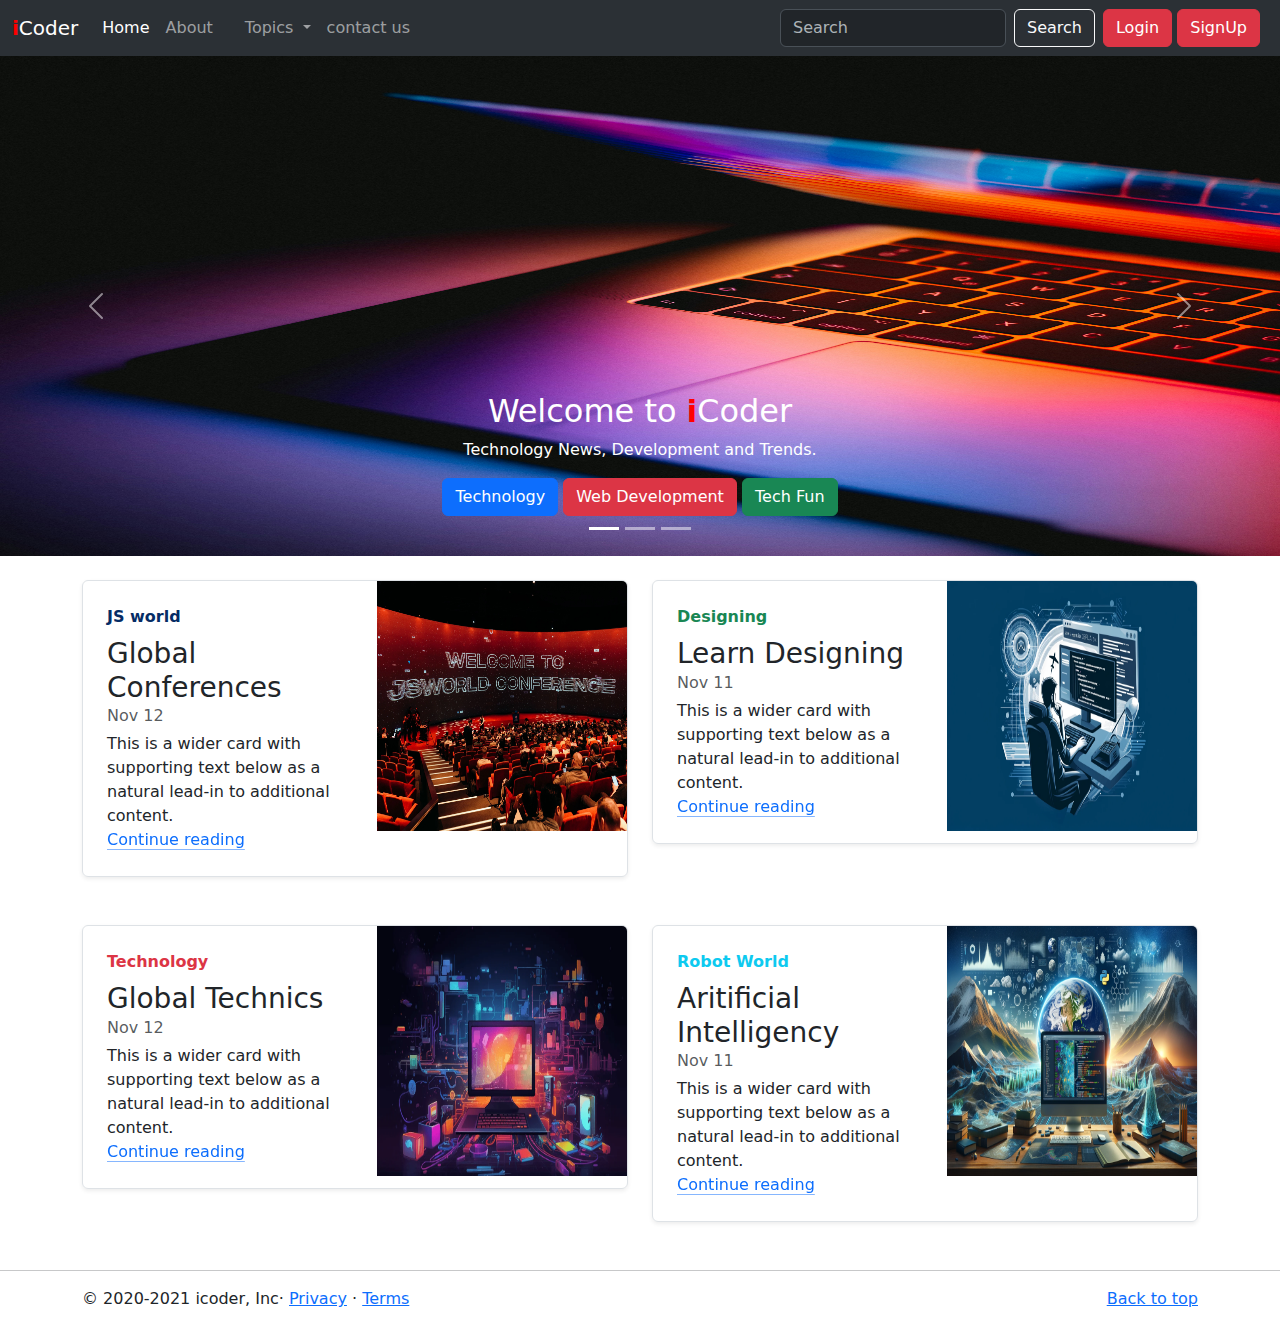
<file: index.html>
<!doctype html>
<html lang="en">

<head>
    <meta charset="utf-8">
    <meta name="viewport" content="width=device-width, initial-scale=1">
    <title>iCoder - Heaven for programmers</title>
    <link href="https://cdn.jsdelivr.net/npm/bootstrap@5.3.3/dist/css/bootstrap.min.css" rel="stylesheet"
        integrity="sha384-QWTKZyjpPEjISv5WaRU9OFeRpok6YctnYmDr5pNlyT2bRjXh0JMhjY6hW+ALEwIH" crossorigin="anonymous">
    <link rel="stylesheet" href="style.css">
</head>

<body>
    <nav class="navbar navbar-expand-lg bg-body-tertiary " data-bs-theme="dark">
        <div class="container-fluid">
            <a class="navbar-brand" href="#"><b style="color: red; font-size: 20px;">i</b>Coder</a>
            <button class="navbar-toggler" type="button" data-bs-toggle="collapse"
                data-bs-target="#navbarSupportedContent" aria-controls="navbarSupportedContent" aria-expanded="false"
                aria-label="Toggle navigation">
                <span class="navbar-toggler-icon"></span>
            </button>
            <div class="collapse navbar-collapse" id="navbarSupportedContent">
                <ul class="navbar-nav me-auto mb-2 mb-lg-0">
                    <li class="nav-item">
                        <a class="nav-link active" aria-current="page" href="index.html">Home</a>
                    </li>
                    <li class="nav-item">
                        <a class="nav-link" href="About.html">About</a>
                    </li>
                    <li class="nav-item">
                        <a class="nav-link" href="#"> </a>
                    </li>
                    <li class="nav-item dropdown">
                        <a class="nav-link dropdown-toggle" href="#" role="button" data-bs-toggle="dropdown"
                            aria-expanded="false">
                            Topics
                        </a>
                        <ul class="dropdown-menu">
                            <li><a class="dropdown-item" href="#">Technology</a></li>
                            <li><a class="dropdown-item" href="#">Web Development</a></li>
                            <li>
                                <hr class="dropdown-divider">
                            </li>
                            <li><a class="dropdown-item" href="#">About JavaScript</a></li>
                            <li><a class="dropdown-item" href="#">More Learn click me</a></li>
                        </ul>
                    </li>
                    <li class="nav-item">
                        <a class="nav-link" href="contact.html">contact us</a>
                    </li>
                </ul>
                <form class="d-flex" role="search">
                    <input class="form-control me-2" type="search" placeholder="Search" aria-label="Search">
                    <button type="button" class="btn btn-outline-light">Search</button>
                </form>
                <div class="mx-2">
                    <button class="btn btn-danger" data-bs-toggle="modal" data-bs-target="#loginModal">Login</button>
                    <button class="btn btn-danger" data-bs-toggle="modal" data-bs-target="#SignUpModal">SignUp</button>
                </div>
            </div>
        </div>
    </nav>

    <!-- login Modal -->
    <div class="modal fade" id="loginModal" tabindex="-1" aria-labelledby="loginModalLabel" aria-hidden="true">
        <div class="modal-dialog">
            <div class="modal-content">
                <div class="modal-header">
                    <h1 class="modal-title fs-5" id="exampleModalLabel">Login to iCoder</h1>
                    <button type="button" class="btn-close" data-bs-dismiss="modal" aria-label="Close"></button>
                </div>
                <div class="modal-body">
                    <form>
                        <div class="mb-3">
                            <label for="exampleInputEmail1" class="form-label">Email address</label>
                            <input type="email" class="form-control" id="exampleInputEmail1"
                                aria-describedby="emailHelp">
                            <div id="emailHelp" class="form-text">We'll never share your email with anyone else.</div>
                        </div>
                        <div class="mb-3">
                            <label for="exampleInputPassword1" class="form-label">Password</label>
                            <input type="password" class="form-control" id="exampleInputPassword1">
                        </div>
                        <div class="mb-3 form-check">
                            <input type="checkbox" class="form-check-input" id="exampleCheck1">
                            <label class="form-check-label" for="exampleCheck1">Check me out</label>
                        </div>
                        <button type="submit" class="btn btn-primary">Login</button>
                    </form>
                </div>
                <div class="modal-footer">
                    <button type="button" class="btn btn-secondary" data-bs-dismiss="modal">Close</button>

                </div>
            </div>
        </div>
    </div>



    <!-- Sign Up Modal -->
    <div class="modal fade" id="SignUpModal" tabindex="-1" aria-labelledby="SignUpModalLabel" aria-hidden="true">
        <div class="modal-dialog">
            <div class="modal-content">
                <div class="modal-header">
                    <h1 class="modal-title fs-5" id="exampleModalLabel">Get an iCode Account</h1>
                    <button type="button" class="btn-close" data-bs-dismiss="modal" aria-label="Close"></button>
                </div>
                <div class="modal-body">
                    <form>
                        <div class="mb-3">
                            <label for="exampleInputEmail1" class="form-label">Email address</label>
                            <input type="email" class="form-control" id="exampleInputEmail1"
                                aria-describedby="emailHelp">
                            <div id="emailHelp" class="form-text">We'll never share your email with anyone else.</div>
                        </div>
                        <div class="mb-3">
                            <label for="exampleInputPassword1" class="form-label">Password</label>
                            <input type="password" class="form-control" id="exampleInputPassword1">
                        </div>
                        <div class="mb-3">
                            <label for="exampleInputPassword1" class="form-label">Cunfarm Password</label>
                            <input type="password" class="form-control" id="exampleInputPassword1">
                        </div>

                        <button type="submit" class="btn btn-primary">Create Account</button>
                    </form>
                </div>
                <div class="modal-footer">
                    <button type="button" class="btn btn-secondary" data-bs-dismiss="modal">Close</button>

                </div>
            </div>
        </div>
    </div>
    <div id="carouselExampleCaptions" class="carousel slide carousel-fade">
        <div class="carousel-indicators">
            <button type="button" data-bs-target="#carouselExampleCaptions" data-bs-slide-to="0" class="active"
                aria-current="true" aria-label="Slide 1"></button>
            <button type="button" data-bs-target="#carouselExampleCaptions" data-bs-slide-to="1"
                aria-label="Slide 2"></button>
            <button type="button" data-bs-target="#carouselExampleCaptions" data-bs-slide-to="2"
                aria-label="Slide 3"></button>
        </div>
        <div class="carousel-inner">
            <div class="carousel-item active">
                <img src="2. pexels-rahulp9800-1933900.jpg" class="d-block w-100" alt="...">
                <div class="carousel-caption d-none d-md-block">
                    <h2>Welcome to</b>
                        <b style="color: red; font-size: 30px;">i</b>Coder
                    </h2>
                    <p>Technology News, Development and Trends.</p>
                    <button type="button" class="btn btn-primary">Technology</button>
                    <button type="button" class="btn btn-danger">Web Development</button>
                    <button type="button" class="btn btn-success">Tech Fun</button>
                </div>
            </div>
            <div class="carousel-item">
                <img src="1. pexels-kevin-ku-92347-577585.jpg" class="d-block w-100" alt="...">
                <div class="carousel-caption d-none d-md-block">
                    <h2>Award Winning Blog
                    </h2>
                    <p>Technology News, Development and Trends.</p>
                    <button type="button" class="btn btn-primary">Technology</button>
                    <button type="button" class="btn btn-danger">Web Development</button>
                    <button type="button" class="btn btn-success">Tech Fun</button>
                </div>
            </div>
            <div class="carousel-item">
                <img src="3. pexels-divinetechygirl-1181269.jpg" class="d-block w-100" alt="...">
                <div class="carousel-caption d-none d-md-block">
                    <h2>The Best Coding Blog
                    </h2>
                    <p>Technology News, Development and Trends.</p>
                    <button type="button" class="btn btn-primary">Technology</button>
                    <button type="button" class="btn btn-danger">Web Development</button>
                    <button type="button" class="btn btn-success">Tech Fun</button>
                </div>
            </div>
        </div>
        <button class="carousel-control-prev" type="button" data-bs-target="#carouselExampleCaptions"
            data-bs-slide="prev">
            <span class="carousel-control-prev-icon" aria-hidden="true"></span>
            <span class="visually-hidden">Previous</span>
        </button>
        <button class="carousel-control-next" type="button" data-bs-target="#carouselExampleCaptions"
            data-bs-slide="next">
            <span class="carousel-control-next-icon" aria-hidden="true"></span>
            <span class="visually-hidden">Next</span>
        </button>
    </div>



    <div class="container my-4">
        <div class="row mb-2">
            <div class="col-md-6">
                <div
                    class="row g-0 border rounded overflow-hidden flex-md-row mb-4 shadow-sm h-md-250 position-relative">
                    <div class="col p-4 d-flex flex-column position-static">
                        <strong class="d-inline-block mb-2 text-primary-emphasis">JS world</strong>
                        <h3 class="mb-0">Global Conferences</h3>
                        <div class="mb-1 text-body-secondary">Nov 12</div>
                        <p class="card-text mb-auto">This is a wider card with supporting text below as a natural
                            lead-in to
                            additional content.</p>
                        <a href="#" class="icon-link gap-1 icon-link-hover stretched-link">
                            Continue reading
                            <svg class="bi">
                                <use xlink:href="#chevron-right"></use>
                            </svg>
                        </a>
                    </div>
                    <div class="col-auto d-none d-lg-block">
                        <img src="4..jpg" width="250" height="250" alt="">
                    </div>
                </div>
            </div>
            <div class="col-md-6">
                <div
                    class="row g-0 border rounded overflow-hidden flex-md-row mb-4 shadow-sm h-md-250 position-relative">
                    <div class="col p-4 d-flex flex-column position-static">
                        <strong class="d-inline-block mb-2 text-success">Designing</strong>
                        <h3 class="mb-0">Learn Designing</h3>
                        <div class="mb-1 text-body-secondary">Nov 11</div>
                        <p class="mb-auto">This is a wider card with supporting text below as a natural lead-in to
                            additional
                            content.</p>
                        <a href="#" class="icon-link gap-1 icon-link-hover stretched-link">
                            Continue reading
                            <svg class="bi">
                                <use xlink:href="#chevron-right"></use>
                            </svg>
                        </a>
                    </div>
                    <div class="col-auto d-none d-lg-block">
                        <img src="7..png" width="250" height="250" alt="">
                    </div>
                </div>
            </div>
        </div>
    </div>

    <div class="container my-4">
        <div class="row mb-2">
            <div class="col-md-6">
                <div
                    class="row g-0 border rounded overflow-hidden flex-md-row mb-4 shadow-sm h-md-250 position-relative">
                    <div class="col p-4 d-flex flex-column position-static">
                        <strong class="d-inline-block mb-2 text-danger">Technology</strong>
                        <h3 class="mb-0">Global Technics</h3>
                        <div class="mb-1 text-body-secondary">Nov 12</div>
                        <p class="card-text mb-auto">This is a wider card with supporting text below as a natural
                            lead-in to
                            additional content.</p>
                        <a href="#" class="icon-link gap-1 icon-link-hover stretched-link">
                            Continue reading
                            <svg class="bi">
                                <use xlink:href="#chevron-right"></use>
                            </svg>
                        </a>
                    </div>
                    <div class="col-auto d-none d-lg-block">
                        <img src="5..webp" width="250" height="250" alt="">
                    </div>
                </div>
            </div>
            <div class="col-md-6">
                <div
                    class="row g-0 border rounded overflow-hidden flex-md-row mb-4 shadow-sm h-md-250 position-relative">
                    <div class="col p-4 d-flex flex-column position-static">
                        <strong class="d-inline-block mb-2 text-info">Robot World</strong>
                        <h3 class="mb-0">Aritificial Intelligency</h3>
                        <div class="mb-1 text-body-secondary">Nov 11</div>
                        <p class="mb-auto">This is a wider card with supporting text below as a natural lead-in to
                            additional
                            content.</p>
                        <a href="#" class="icon-link gap-1 icon-link-hover stretched-link">
                            Continue reading
                            <svg class="bi">
                                <use xlink:href="#chevron-right"></use>
                            </svg>
                        </a>
                    </div>
                    <div class="col-auto d-none d-lg-block">
                        <img src="6.png" width="250" height="250" alt="">
                    </div>
                </div>
            </div>
        </div>
    </div>

    <hr>
    <footer class="container">
        <p class="float-end"><a href="#">Back to top</a></p>
        <p>© 2020-2021 icoder, Inc· <a href="#">Privacy</a> · <a href="#">Terms</a></p>
    </footer>



    <script src="https://cdn.jsdelivr.net/npm/bootstrap@5.3.3/dist/js/bootstrap.bundle.min.js"
        integrity="sha384-YvpcrYf0tY3lHB60NNkmXc5s9fDVZLESaAA55NDzOxhy9GkcIdslK1eN7N6jIeHz"
        crossorigin="anonymous"></script>
</body>

</html>
</file>
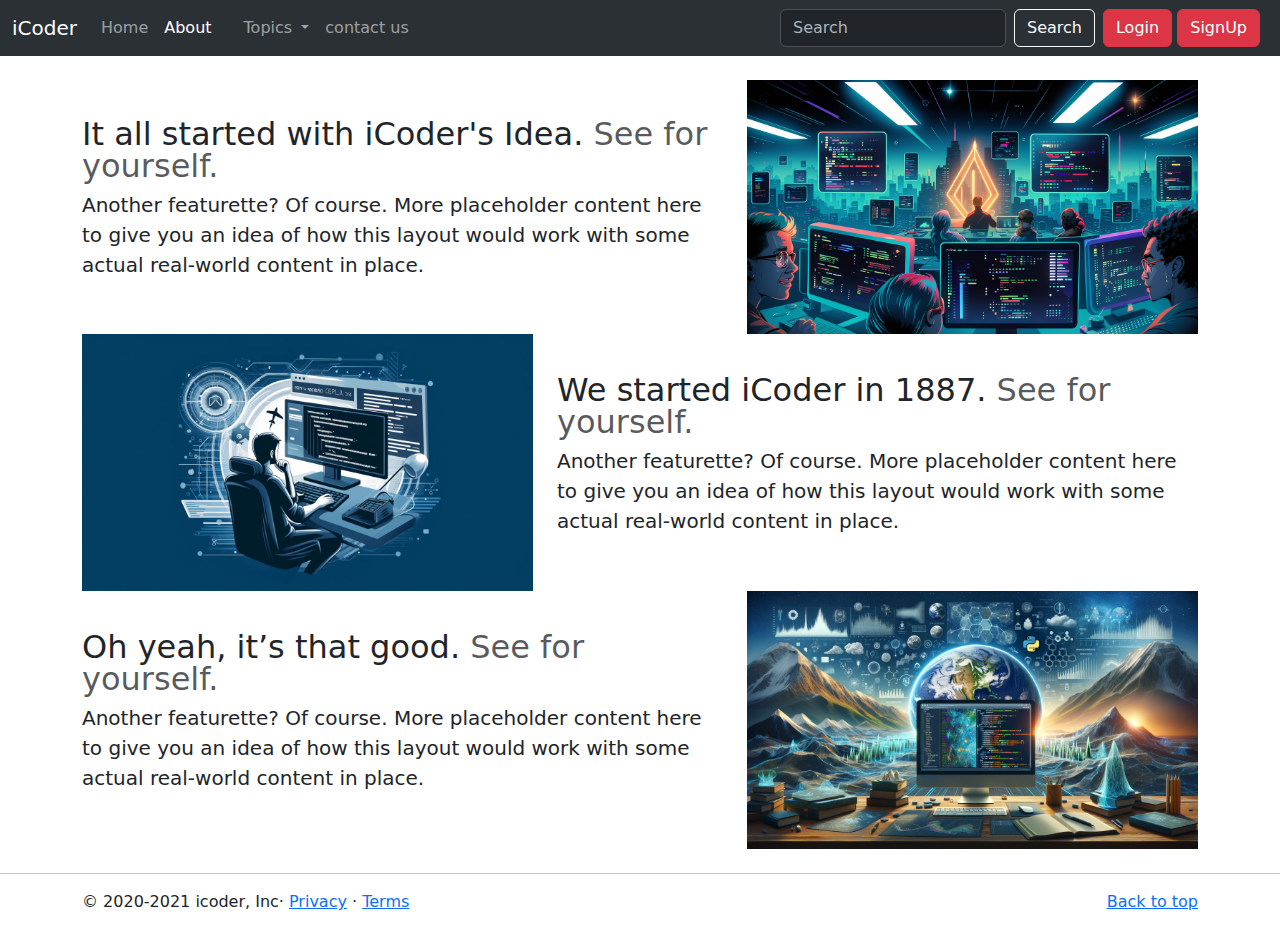
<file: About.html>
<!doctype html>
<html lang="en">

<head>
    <meta charset="utf-8">
    <meta name="viewport" content="width=device-width, initial-scale=1">
    <title>iCoder - Heaven for programmers</title>
    <link href="https://cdn.jsdelivr.net/npm/bootstrap@5.3.3/dist/css/bootstrap.min.css" rel="stylesheet"
        integrity="sha384-QWTKZyjpPEjISv5WaRU9OFeRpok6YctnYmDr5pNlyT2bRjXh0JMhjY6hW+ALEwIH" crossorigin="anonymous">
    <link rel="stylesheet" href="style.css">
</head>

<body>
    <nav class="navbar navbar-expand-lg bg-body-tertiary " data-bs-theme="dark">
        <div class="container-fluid">
            <a class="navbar-brand" href="#">iCoder</a>
            <button class="navbar-toggler" type="button" data-bs-toggle="collapse"
                data-bs-target="#navbarSupportedContent" aria-controls="navbarSupportedContent" aria-expanded="false"
                aria-label="Toggle navigation">
                <span class="navbar-toggler-icon"></span>
            </button>
            <div class="collapse navbar-collapse" id="navbarSupportedContent">
                <ul class="navbar-nav me-auto mb-2 mb-lg-0">
                    <li class="nav-item">
                        <a class="nav-link " aria-current="page" href="index.html">Home</a>
                    </li>
                    <li class="nav-item">
                        <a class="nav-link active" href="About.html">About</a>
                    </li>
                    <li class="nav-item">
                        <a class="nav-link" href="#"> </a>
                    </li>
                    <li class="nav-item dropdown">
                        <a class="nav-link dropdown-toggle" href="#" role="button" data-bs-toggle="dropdown"
                            aria-expanded="false">
                            Topics
                        </a>
                        <ul class="dropdown-menu">
                            <li><a class="dropdown-item" href="#">Technology</a></li>
                            <li><a class="dropdown-item" href="#">Web Development</a></li>
                            <li>
                                <hr class="dropdown-divider">
                            </li>
                            <li><a class="dropdown-item" href="#">About JavaScript</a></li>
                            <li><a class="dropdown-item" href="#">More Learn click me</a></li>
                        </ul>
                    </li>
                    <li class="nav-item">
                        <a class="nav-link" href="contact.html">contact us</a>
                    </li>
                </ul>
                <form class="d-flex" role="search">
                    <input class="form-control me-2" type="search" placeholder="Search" aria-label="Search">
                    <button type="button" class="btn btn-outline-light">Search</button>
                </form>
                <div class="mx-2">
                    <button class="btn btn-danger" data-bs-toggle="modal" data-bs-target="#loginModal">Login</button>
                    <button class="btn btn-danger" data-bs-toggle="modal" data-bs-target="#SignUpModal">SignUp</button>
                </div>
            </div>
        </div>
    </nav>

    <!-- login Modal -->
    <div class="modal fade" id="loginModal" tabindex="-1" aria-labelledby="loginModalLabel" aria-hidden="true">
        <div class="modal-dialog">
            <div class="modal-content">
                <div class="modal-header">
                    <h1 class="modal-title fs-5" id="exampleModalLabel">Login to iCoder</h1>
                    <button type="button" class="btn-close" data-bs-dismiss="modal" aria-label="Close"></button>
                </div>
                <div class="modal-body">
                    <form>
                        <div class="mb-3">
                            <label for="exampleInputEmail1" class="form-label">Email address</label>
                            <input type="email" class="form-control" id="exampleInputEmail1"
                                aria-describedby="emailHelp">
                            <div id="emailHelp" class="form-text">We'll never share your email with anyone else.</div>
                        </div>
                        <div class="mb-3">
                            <label for="exampleInputPassword1" class="form-label">Password</label>
                            <input type="password" class="form-control" id="exampleInputPassword1">
                        </div>
                        <div class="mb-3 form-check">
                            <input type="checkbox" class="form-check-input" id="exampleCheck1">
                            <label class="form-check-label" for="exampleCheck1">Check me out</label>
                        </div>
                        <button type="submit" class="btn btn-primary">Login</button>
                    </form>
                </div>
                <div class="modal-footer">
                    <button type="button" class="btn btn-secondary" data-bs-dismiss="modal">Close</button>

                </div>
            </div>
        </div>
    </div>



    <!-- Sign Up Modal -->
    <div class="modal fade" id="SignUpModal" tabindex="-1" aria-labelledby="SignUpModalLabel" aria-hidden="true">
        <div class="modal-dialog">
            <div class="modal-content">
                <div class="modal-header">
                    <h1 class="modal-title fs-5" id="exampleModalLabel">Get an iCode Account</h1>
                    <button type="button" class="btn-close" data-bs-dismiss="modal" aria-label="Close"></button>
                </div>
                <div class="modal-body">
                    <form>
                        <div class="mb-3">
                            <label for="exampleInputEmail1" class="form-label">Email address</label>
                            <input type="email" class="form-control" id="exampleInputEmail1"
                                aria-describedby="emailHelp">
                            <div id="emailHelp" class="form-text">We'll never share your email with anyone else.</div>
                        </div>
                        <div class="mb-3">
                            <label for="exampleInputPassword1" class="form-label">Password</label>
                            <input type="password" class="form-control" id="exampleInputPassword1">
                        </div>
                        <div class="mb-3">
                            <label for="exampleInputPassword1" class="form-label">Cunfarm Password</label>
                            <input type="password" class="form-control" id="exampleInputPassword1">
                        </div>

                        <button type="submit" class="btn btn-primary">Create Account</button>
                    </form>
                </div>
                <div class="modal-footer">
                    <button type="button" class="btn btn-secondary" data-bs-dismiss="modal">Close</button>

                </div>
            </div>
        </div>
    </div>




    <div class="container my-4">
        <div class="row featurette d-flex justify-content-center align-items-center">
            <div class="col-md-7">
                <h2 class="featurette-heading fw-normal lh-1">It all started with iCoder's Idea. <span
                        class="text-body-secondary">See for
                        yourself.</span></h2>
                <p class="lead">Another featurette? Of course. More placeholder content here to give you an idea of how
                    this
                    layout would work with some actual real-world content in place.</p>
            </div>
            <div class="col-md-5">
                <img class="img-fluid" src="8..png" alt="" width="500" height="300">
            </div>
        </div>


        <div class="row featurette d-flex justify-content-center align-items-center">
            <div class="col-md-7 order-md-2">
                <h2 class="featurette-heading fw-normal lh-1">We started iCoder in 1887. <span
                        class="text-body-secondary">See for
                        yourself.</span></h2>
                <p class="lead">Another featurette? Of course. More placeholder content here to give you an idea of how
                    this
                    layout would work with some actual real-world content in place.</p>
            </div>
            <div class="col-md-5">
                <img class="img-fluid" src="7..png" alt="" width="500" height="300">
            </div>
        </div>


        <div class="row featurette d-flex justify-content-center align-items-center">
            <div class="col-md-7 ">
                <h2 class="featurette-heading fw-normal lh-1">Oh yeah, it’s that good. <span
                        class="text-body-secondary">See for
                        yourself.</span></h2>
                <p class="lead">Another featurette? Of course. More placeholder content here to give you an idea of how
                    this
                    layout would work with some actual real-world content in place.</p>
            </div>
            <div class="col-md-5">
                <img class="img-fluid" src="6.png" alt="" width="500" height="300">

            </div>
        </div>
    </div>
    <hr>

    <footer class="container">
        <p class="float-end"><a href="#">Back to top</a></p>
        <p>© 2020-2021 icoder, Inc· <a href="#">Privacy</a> · <a href="#">Terms</a></p>
    </footer>

    <script src="https://cdn.jsdelivr.net/npm/bootstrap@5.3.3/dist/js/bootstrap.bundle.min.js"
        integrity="sha384-YvpcrYf0tY3lHB60NNkmXc5s9fDVZLESaAA55NDzOxhy9GkcIdslK1eN7N6jIeHz"
        crossorigin="anonymous"></script>
</body>

</html>
</file>
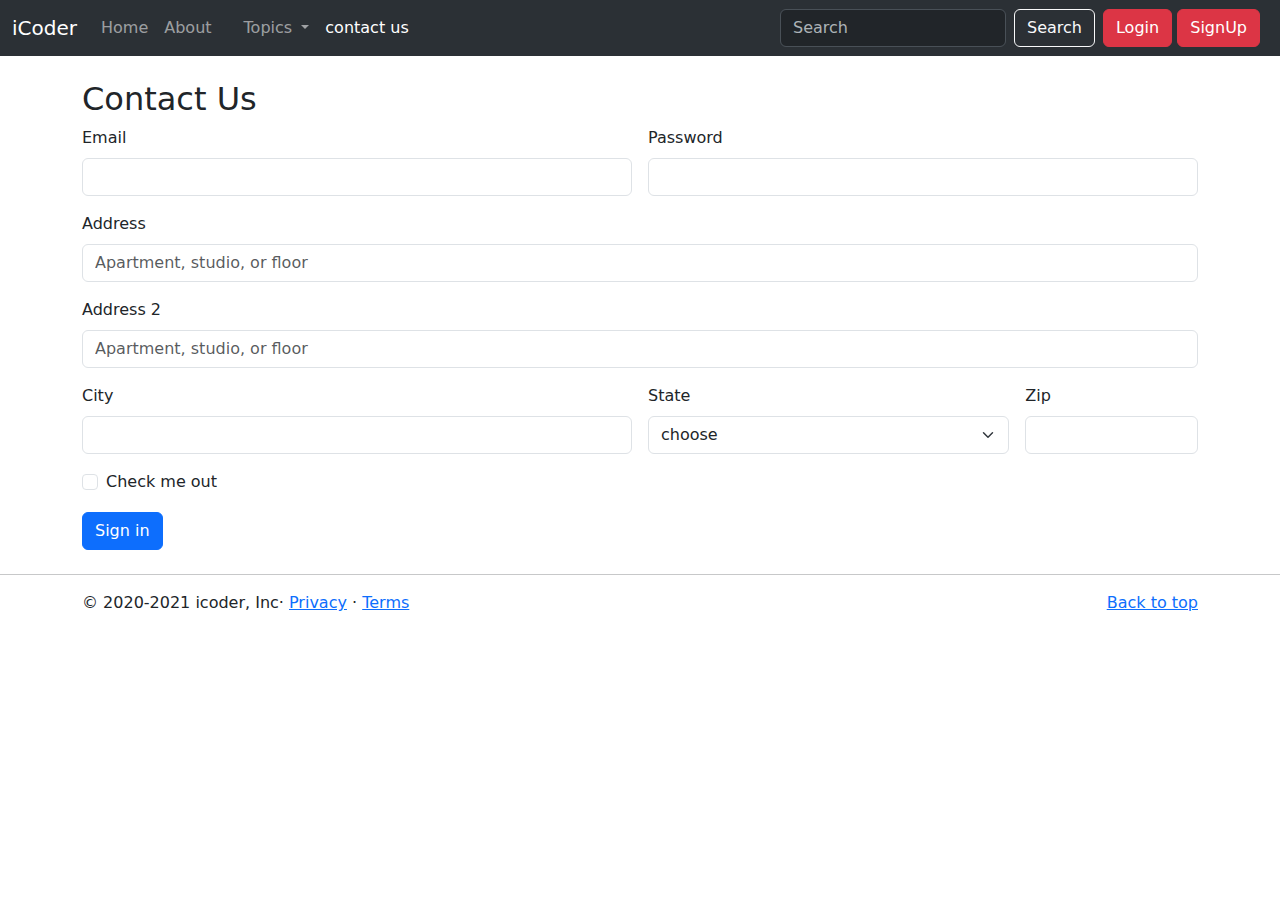
<file: contact.html>
<!doctype html>
<html lang="en">

<head>
    <meta charset="utf-8">
    <meta name="viewport" content="width=device-width, initial-scale=1">
    <title>iCoder - Heaven for programmers</title>
    <link href="https://cdn.jsdelivr.net/npm/bootstrap@5.3.3/dist/css/bootstrap.min.css" rel="stylesheet"
        integrity="sha384-QWTKZyjpPEjISv5WaRU9OFeRpok6YctnYmDr5pNlyT2bRjXh0JMhjY6hW+ALEwIH" crossorigin="anonymous">
    <link rel="stylesheet" href="style.css">
</head>

<body>
    <nav class="navbar navbar-expand-lg bg-body-tertiary " data-bs-theme="dark">
        <div class="container-fluid">
            <a class="navbar-brand" href="#">iCoder</a>
            <button class="navbar-toggler" type="button" data-bs-toggle="collapse"
                data-bs-target="#navbarSupportedContent" aria-controls="navbarSupportedContent" aria-expanded="false"
                aria-label="Toggle navigation">
                <span class="navbar-toggler-icon"></span>
            </button>
            <div class="collapse navbar-collapse" id="navbarSupportedContent">
                <ul class="navbar-nav me-auto mb-2 mb-lg-0">
                    <li class="nav-item">
                        <a class="nav-link " aria-current="page" href="index.html">Home</a>
                    </li>
                    <li class="nav-item">
                        <a class="nav-link" href="About.html">About</a>
                    </li>
                    <li class="nav-item">
                        <a class="nav-link" href="#"> </a>
                    </li>
                    <li class="nav-item dropdown">
                        <a class="nav-link dropdown-toggle" href="#" role="button" data-bs-toggle="dropdown"
                            aria-expanded="false">
                            Topics
                        </a>
                        <ul class="dropdown-menu">
                            <li><a class="dropdown-item" href="#">Technology</a></li>
                            <li><a class="dropdown-item" href="#">Web Development</a></li>
                            <li>
                                <hr class="dropdown-divider">
                            </li>
                            <li><a class="dropdown-item" href="#">About JavaScript</a></li>
                            <li><a class="dropdown-item" href="#">More Learn click me</a></li>
                        </ul>
                    </li>
                    <li class="nav-item">
                        <a class="nav-link active" href="contact.html">contact us</a>
                    </li>
                </ul>
                <form class="d-flex" role="search">
                    <input class="form-control me-2" type="search" placeholder="Search" aria-label="Search">
                    <button type="button" class="btn btn-outline-light">Search</button>
                </form>
                <div class="mx-2">
                    <button class="btn btn-danger" data-bs-toggle="modal" data-bs-target="#loginModal">Login</button>
                    <button class="btn btn-danger" data-bs-toggle="modal" data-bs-target="#SignUpModal">SignUp</button>
                </div>
            </div>
        </div>
    </nav>

    <!-- login Modal -->
    <div class="modal fade" id="loginModal" tabindex="-1" aria-labelledby="loginModalLabel" aria-hidden="true">
        <div class="modal-dialog">
            <div class="modal-content">
                <div class="modal-header">
                    <h1 class="modal-title fs-5" id="exampleModalLabel">Login to iCoder</h1>
                    <button type="button" class="btn-close" data-bs-dismiss="modal" aria-label="Close"></button>
                </div>
                <div class="modal-body">
                    <form>
                        <div class="mb-3">
                            <label for="exampleInputEmail1" class="form-label">Email address</label>
                            <input type="email" class="form-control" id="exampleInputEmail1"
                                aria-describedby="emailHelp">
                            <div id="emailHelp" class="form-text">We'll never share your email with anyone else.</div>
                        </div>
                        <div class="mb-3">
                            <label for="exampleInputPassword1" class="form-label">Password</label>
                            <input type="password" class="form-control" id="exampleInputPassword1">
                        </div>
                        <div class="mb-3 form-check">
                            <input type="checkbox" class="form-check-input" id="exampleCheck1">
                            <label class="form-check-label" for="exampleCheck1">Check me out</label>
                        </div>
                        <button type="submit" class="btn btn-primary">Login</button>
                    </form>
                </div>
                <div class="modal-footer">
                    <button type="button" class="btn btn-secondary" data-bs-dismiss="modal">Close</button>

                </div>
            </div>
        </div>
    </div>



    <!-- Sign Up Modal -->
    <div class="modal fade" id="SignUpModal" tabindex="-1" aria-labelledby="SignUpModalLabel" aria-hidden="true">
        <div class="modal-dialog">
            <div class="modal-content">
                <div class="modal-header">
                    <h1 class="modal-title fs-5" id="exampleModalLabel">Get an iCode Account</h1>
                    <button type="button" class="btn-close" data-bs-dismiss="modal" aria-label="Close"></button>
                </div>
                <div class="modal-body">
                    <form>
                        <div class="mb-3">
                            <label for="exampleInputEmail1" class="form-label">Email address</label>
                            <input type="email" class="form-control" id="exampleInputEmail1"
                                aria-describedby="emailHelp">
                            <div id="emailHelp" class="form-text">We'll never share your email with anyone else.</div>
                        </div>
                        <div class="mb-3">
                            <label for="exampleInputPassword1" class="form-label">Password</label>
                            <input type="password" class="form-control" id="exampleInputPassword1">
                        </div>
                        <div class="mb-3">
                            <label for="exampleInputPassword1" class="form-label">Cunfarm Password</label>
                            <input type="password" class="form-control" id="exampleInputPassword1">
                        </div>

                        <button type="submit" class="btn btn-primary">Create Account</button>
                    </form>
                </div>
                <div class="modal-footer">
                    <button type="button" class="btn btn-secondary" data-bs-dismiss="modal">Close</button>

                </div>
            </div>
        </div>
    </div>
    </nav>




    <div class="container my-4">
        <h2>Contact Us</h2>
        <form class="row g-3">
            <div class="col-md-6">
                <label for="inputEmail4" class="form-label">Email</label>
                <input type="email" class="form-control" id="inputEmail4">
            </div>
            <div class="col-md-6">
                <label for="inputPassword4" class="form-label">Password</label>
                <input type="password" class="form-control" id="inputPassword4">
            </div>
            <div class="col-12">
                <label for="inputAddress" class="form-label">Address</label>
                <input type="text" class="form-control" id="inputAddress" placeholder="Apartment, studio, or floor">
            </div>
            <div class="col-12">
                <label for="inputAddress2" class="form-label">Address 2</label>
                <input type="text" class="form-control" id="inputAddress2" placeholder="Apartment, studio, or floor">
            </div>
            <div class="col-md-6">
                <label for="inputCity" class="form-label">City</label>
                <input type="text" class="form-control" id="inputCity">
            </div>
            <div class="col-md-4">
                <label for="inputState" class="form-label">State</label>
                <select id="inputState" class="form-select">
                    <option selected>Rajasthan</option>
                    <option selected>U.P.</option>
                    <option selected>M.P.</option>
                    <option selected>Maharastra</option>
                    <option selected>choose</option>

                </select>
            </div>
            <div class="col-md-2">
                <label for="inputZip" class="form-label">Zip</label>
                <input type="text" class="form-control" id="inputZip">
            </div>
            <div class="col-12">
                <div class="form-check">
                    <input class="form-check-input" type="checkbox" id="gridCheck">
                    <label class="form-check-label" for="gridCheck">
                        Check me out
                    </label>
                </div>
            </div>
            <div class="col-12">
                <button type="submit" class="btn btn-primary">Sign in</button>
            </div>
        </form>
    </div>
    <hr>

    <footer class="container">
        <p class="float-end"><a href="#">Back to top</a></p>
        <p>© 2020-2021 icoder, Inc· <a href="#">Privacy</a> · <a href="#">Terms</a></p>
    </footer>

    <script src="https://cdn.jsdelivr.net/npm/bootstrap@5.3.3/dist/js/bootstrap.bundle.min.js"
        integrity="sha384-YvpcrYf0tY3lHB60NNkmXc5s9fDVZLESaAA55NDzOxhy9GkcIdslK1eN7N6jIeHz"
        crossorigin="anonymous"></script>
</body>

</html>
</file>
<file: style.css>
.carousel img {
    height: 500px;
    width: 5px;
}
</file>
